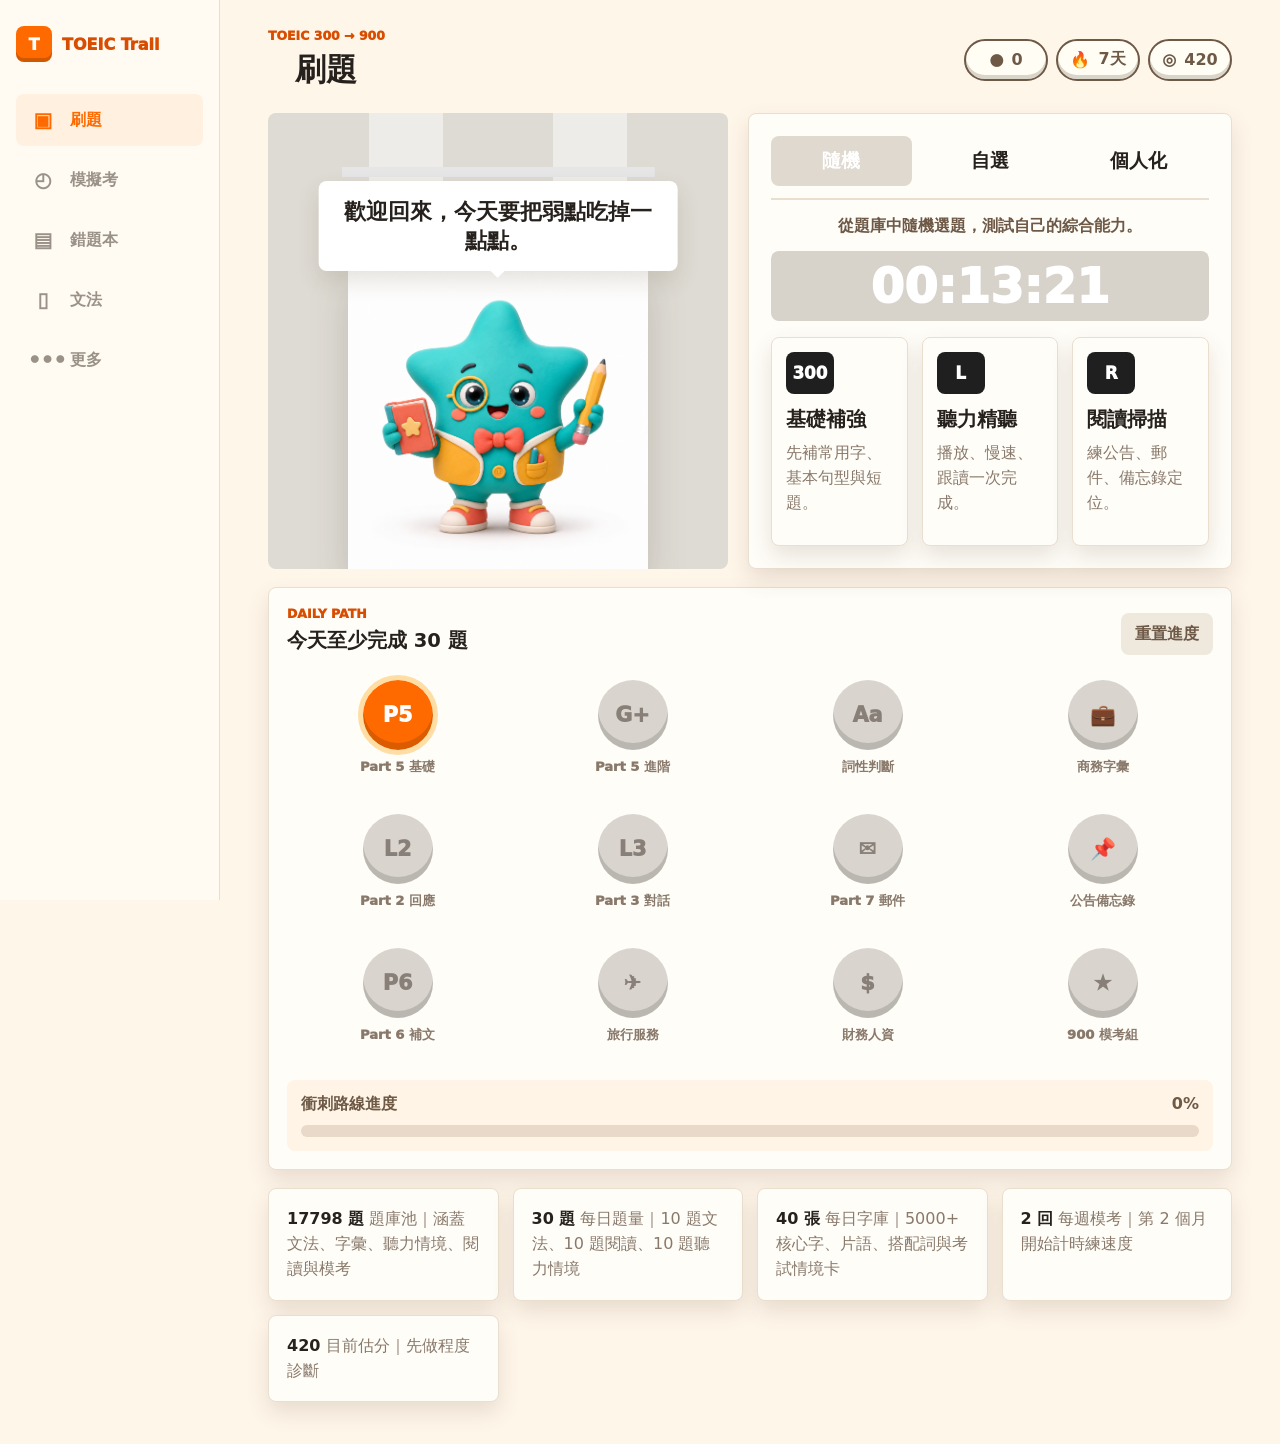
<file: index.html>
<!doctype html>
<html lang="zh-Hant">
  <head>
    <meta charset="utf-8">
    <meta name="viewport" content="width=device-width, initial-scale=1, viewport-fit=cover">
    <meta name="theme-color" content="#fff7ec">
    <meta name="apple-mobile-web-app-capable" content="yes">
    <meta name="apple-mobile-web-app-status-bar-style" content="default">
    <meta name="apple-mobile-web-app-title" content="TOEIC Trail">
    <meta name="description" content="個人用多益 300 到 900 衝刺 App，含刷題、模考、錯題本、文法路線、字庫與落點分析。">
    <title>TOEIC Trail</title>
    <link rel="manifest" href="manifest.webmanifest">
    <link rel="apple-touch-icon" href="assets/icon-192.png">
    <link rel="icon" href="assets/icon-192.png">
    <link rel="stylesheet" href="styles.css?v=mobile-suite1">
  </head>
  <body>
    <div class="app-shell">
      <aside class="rail" aria-label="主要導覽">
        <div class="brand">
          <span class="brand-mark">T</span>
          <span>TOEIC Trail</span>
        </div>
        <nav class="nav-list">
          <button class="nav-item active" data-view="drill" type="button" title="刷題">
            <span class="nav-icon">▣</span>
            <span>刷題</span>
          </button>
          <button class="nav-item" data-view="mock" type="button" title="模擬考">
            <span class="nav-icon">◴</span>
            <span>模擬考</span>
          </button>
          <button class="nav-item" data-view="mistakes" type="button" title="錯題本">
            <span class="nav-icon">▤</span>
            <span>錯題本</span>
          </button>
          <button class="nav-item" data-view="grammar" type="button" title="文法">
            <span class="nav-icon">▯</span>
            <span>文法</span>
          </button>
          <button class="nav-item" data-view="more" type="button" title="更多">
            <span class="nav-icon">•••</span>
            <span>更多</span>
          </button>
        </nav>
      </aside>

      <main class="main-area">
        <header class="topbar">
          <div>
            <p class="eyebrow">TOEIC 300 → 900</p>
            <h1 id="screenTitle">刷題</h1>
          </div>
          <div class="stats" aria-label="學習狀態">
            <div class="stat-pill"><span>●</span><strong id="xpValue">0</strong></div>
            <div class="stat-pill"><span>🔥</span><strong id="streakValue">1天</strong></div>
            <div class="stat-pill"><span>◎</span><strong id="heartValue">5</strong></div>
          </div>
        </header>

        <section class="install-card" id="installCard" hidden>
          <div>
            <strong>加到手機主畫面</strong>
            <p>安裝成 PWA 後就能像 App 一樣打開，學習進度會存在這台手機。</p>
          </div>
          <button class="primary-button" id="installButton" type="button">安裝</button>
        </section>

        <section class="content-view active" id="drillView">
          <section class="drill-hero">
            <div class="mascot-stage">
              <div class="speech-bubble">歡迎回來，今天要把弱點吃掉一點點。</div>
              <img src="assets/mascot.png" alt="TOEIC Trail 吉祥物" class="hero-mascot">
            </div>
            <div class="drill-card">
              <div class="mode-tabs" aria-label="題型模式">
                <button class="active" data-start-mode="speed" type="button">隨機</button>
                <button data-start-mode="custom" type="button">自選</button>
                <button data-start-mode="personalized" type="button">個人化</button>
              </div>
              <p id="dailyPrompt">從題庫中隨機選題，測試自己的綜合能力。</p>
              <div class="timer-box" id="dailyTimer">00:13:21</div>
              <div class="quick-grid">
                <article class="mode-card compact" data-start-mode="foundation">
                  <span class="mode-icon">300</span>
                  <h2>基礎補強</h2>
                  <p>先補常用字、基本句型與短題。</p>
                </article>
                <article class="mode-card compact" data-start-mode="listening-core">
                  <span class="mode-icon">L</span>
                  <h2>聽力精聽</h2>
                  <p>播放、慢速、跟讀一次完成。</p>
                </article>
                <article class="mode-card compact" data-start-mode="reading-core">
                  <span class="mode-icon">R</span>
                  <h2>閱讀掃描</h2>
                  <p>練公告、郵件、備忘錄定位。</p>
                </article>
              </div>
            </div>
          </section>

          <section class="lesson-path card-panel" aria-label="課程地圖">
            <div class="unit-header">
              <div>
                <p class="eyebrow">Daily Path</p>
                <h2>今天至少完成 30 題</h2>
              </div>
              <button class="ghost-button" id="resetButton" type="button">重置進度</button>
            </div>
            <div class="lesson-map" id="lessonMap"></div>
            <div class="progress-block">
              <div class="progress-row">
                <span>衝刺路線進度</span>
                <strong id="unitPercent">0%</strong>
              </div>
              <div class="progress-track"><span id="unitBar"></span></div>
            </div>
          </section>

          <section class="plan-strip" id="planStrip" aria-label="今日計畫"></section>
        </section>

        <section class="content-view" id="mockView">
          <section class="mock-hero">
            <div class="speech-bubble">我是考官，我來考考你。</div>
            <img src="assets/mascot.png" alt="模考教練" class="mock-mascot">
          </section>
          <div class="mock-grid" id="mockGrid"></div>
        </section>

        <section class="content-view" id="mistakesView">
          <div class="page-tools">
            <h2>錯題本</h2>
            <input class="search-input" id="mistakeSearch" type="search" placeholder="Search">
            <div class="chip-row" id="mistakeFilters" aria-label="錯題篩選">
              <button class="active" data-mistake-filter="all" type="button">全部</button>
              <button data-mistake-filter="Part 1" type="button">Part 1</button>
              <button data-mistake-filter="Part 2" type="button">Part 2</button>
              <button data-mistake-filter="Part 3" type="button">Part 3</button>
              <button data-mistake-filter="Part 4" type="button">Part 4</button>
              <button data-mistake-filter="Part 5" type="button">Part 5</button>
              <button data-mistake-filter="Part 6" type="button">Part 6</button>
              <button data-mistake-filter="Part 7" type="button">Part 7</button>
            </div>
            <div class="check-row">
              <label><input id="mistakeNewest" type="checkbox" checked> 由新到舊</label>
              <label><input id="mistakeOnlyWrong" type="checkbox" checked> 只看錯題</label>
              <label><input id="mistakeOnlyFav" type="checkbox"> 只看收藏</label>
            </div>
          </div>
          <div class="mistake-list" id="mistakeList"></div>
          <button class="floating-review" id="reviewMistakesButton" type="button">複習以上題目</button>
        </section>

        <section class="content-view" id="grammarView">
          <section class="grammar-hero">
            <img src="assets/mascot.png" alt="文法老師" class="grammar-mascot">
            <div class="speech-bubble">每堂課 5 題全對才算合格，文法慢慢補起來。</div>
          </section>
          <div class="grammar-panel">
            <div class="unit-header">
              <div>
                <p class="eyebrow">Grammar Roadmap</p>
                <h2>多益必考文法</h2>
              </div>
              <strong id="grammarPercent">0%</strong>
            </div>
            <div class="grammar-path" id="grammarPath"></div>
          </div>
        </section>

        <section class="content-view" id="moreView">
          <section class="profile-card">
            <img src="assets/mascot.png" alt="個人頭像" class="avatar">
            <div>
              <h2>中玄 吳</h2>
              <p>免費個人版 · 本機記憶</p>
            </div>
          </section>

          <section class="analysis-card wide">
            <div class="unit-header">
              <div>
                <h2>落點分析</h2>
                <p>再完成 <strong id="analysisUnlockCount">4</strong> 回練習解鎖更完整分析。</p>
              </div>
            </div>
            <div class="score-ring">
              <span id="scoreRingText">資訊不足</span>
            </div>
            <div class="target-form">
              <label>填寫目標分數 <input id="targetScoreInput" type="number" min="300" max="990" step="5" placeholder="900"></label>
              <label>填寫考試日期 <input id="examDateInput" type="date"></label>
              <button class="primary-button" id="saveProfileButton" type="button">儲存目標</button>
            </div>
          </section>

          <section class="analytics-panel" id="analyticsPanel"></section>
          <section class="study-plan" id="studyPlan"></section>
          <section class="roadmap-panel">
            <div class="unit-header">
              <div>
                <p class="eyebrow">300 → 900</p>
                <h2>分數成長路線</h2>
              </div>
            </div>
            <div class="roadmap-grid" id="roadmapGrid"></div>
          </section>
          <section class="book-mode">
            <div class="unit-header">
              <div>
                <p class="eyebrow">Original Content</p>
                <h2>完整練習庫</h2>
              </div>
            </div>
            <div class="book-grid" id="bookGrid"></div>
          </section>
          <section class="word-section">
            <div class="word-toolbar">
              <h2>多益 5000+ 字庫</h2>
              <input class="word-search" id="wordSearch" type="search" placeholder="搜尋單字或中文">
              <div class="segmented" role="tablist" aria-label="單字分類">
                <button class="active" data-filter="all" type="button">全部</button>
                <button data-filter="foundation" type="button">基礎</button>
                <button data-filter="business" type="button">商務</button>
                <button data-filter="office" type="button">職場</button>
                <button data-filter="travel" type="button">旅遊</button>
                <button data-filter="finance" type="button">財務</button>
                <button data-filter="hr" type="button">人資</button>
                <button data-filter="logistics" type="button">物流</button>
              </div>
            </div>
            <p class="word-count" id="wordCount"></p>
            <div class="word-list" id="wordList"></div>
          </section>
          <section class="achievement-layout">
            <section class="achievement-summary">
              <p class="eyebrow">Score Card</p>
              <h2>你的多益儀表板</h2>
              <p>資料只存在這台手機/瀏覽器，不會上傳。</p>
              <div class="level-box">
                <span>Band</span>
                <strong id="levelValue">1</strong>
              </div>
            </section>
            <section class="badges" id="badges"></section>
          </section>
          <section class="import-panel" aria-label="私人教材匯入">
            <div>
              <p class="eyebrow">Private Import</p>
              <h2>匯入你自己整理的合法內容</h2>
              <p>支援 CSV 字卡與題目，僅儲存在本機瀏覽器。</p>
            </div>
            <div class="import-actions">
              <label class="file-button" for="privateImportFile">匯入 CSV</label>
              <input id="privateImportFile" type="file" accept=".csv,text/csv">
              <button class="ghost-button" id="clearPrivateContent" type="button">清除匯入內容</button>
            </div>
            <p class="word-count" id="importStatus"></p>
          </section>
        </section>
      </main>
    </div>

    <div class="lesson-modal" id="lessonModal" aria-hidden="true">
      <div class="modal-card" role="dialog" aria-modal="true" aria-labelledby="lessonTitle">
        <header class="modal-header">
          <div>
            <p class="eyebrow" id="questionMeta">Question</p>
            <h2 id="lessonTitle">練習</h2>
          </div>
          <button class="icon-button" id="closeLesson" type="button" aria-label="關閉">×</button>
        </header>
        <div class="question-panel">
          <div class="prompt-card">
            <span class="prompt-type" id="promptType">Part 5</span>
            <p id="questionPrompt">Question</p>
            <div class="prompt-actions" id="promptActions"></div>
          </div>
          <div class="answer-area" id="answerArea"></div>
        </div>
        <footer class="feedback-bar" id="feedbackBar">
          <p id="feedbackText">選擇或輸入答案後檢查。</p>
          <button class="primary-button" id="checkButton" type="button">檢查</button>
        </footer>
      </div>
    </div>

    <script src="app.js?v=mobile-suite1"></script>
  </body>
</html>
</file>
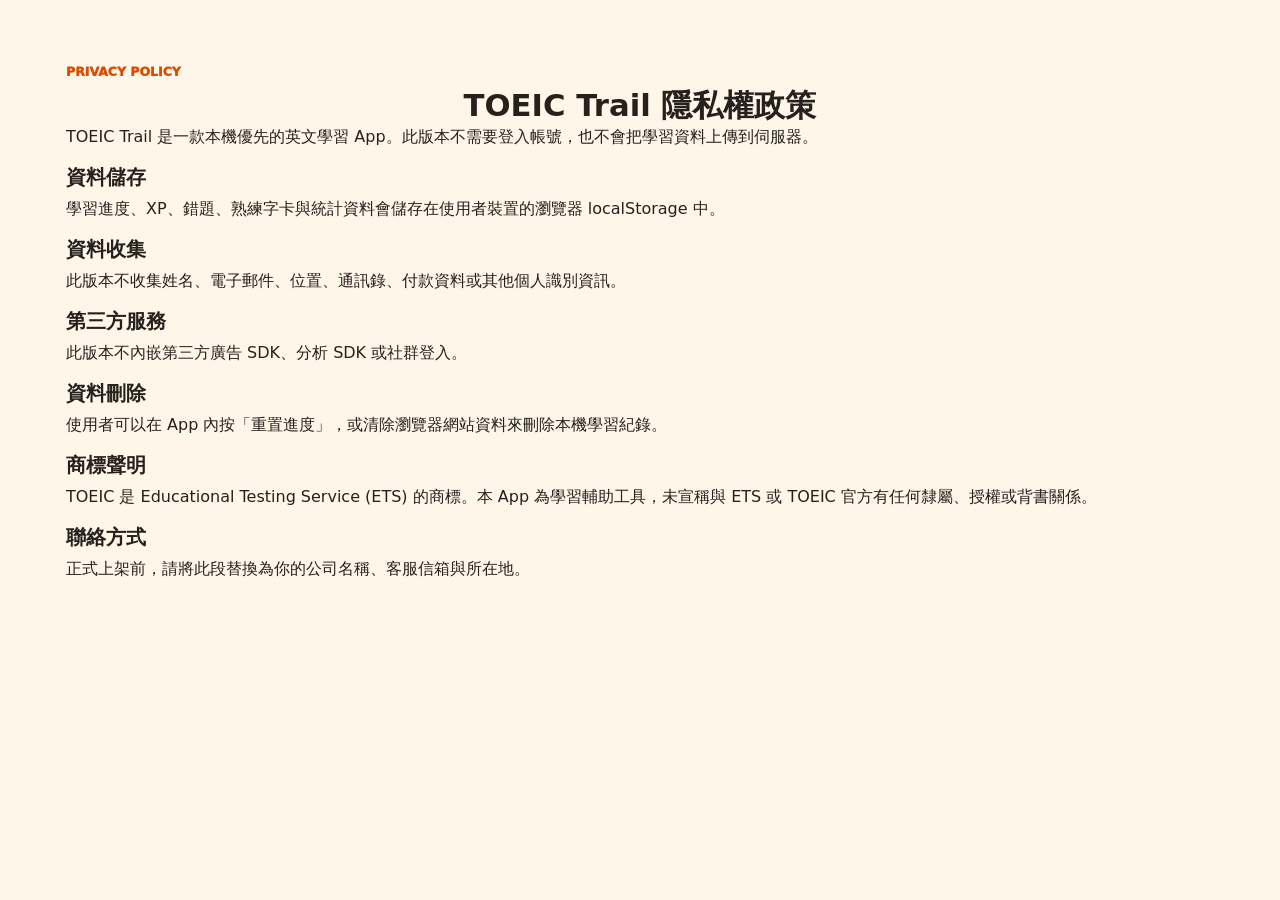
<file: privacy.html>
<!doctype html>
<html lang="zh-Hant">
  <head>
    <meta charset="utf-8">
    <meta name="viewport" content="width=device-width, initial-scale=1">
    <title>TOEIC Trail 隱私權政策</title>
    <link rel="stylesheet" href="styles.css?v=listen2">
  </head>
  <body>
    <main class="main-area">
      <section class="lesson-path">
        <p class="eyebrow">Privacy Policy</p>
        <h1>TOEIC Trail 隱私權政策</h1>
        <p>TOEIC Trail 是一款本機優先的英文學習 App。此版本不需要登入帳號，也不會把學習資料上傳到伺服器。</p>
        <h2>資料儲存</h2>
        <p>學習進度、XP、錯題、熟練字卡與統計資料會儲存在使用者裝置的瀏覽器 localStorage 中。</p>
        <h2>資料收集</h2>
        <p>此版本不收集姓名、電子郵件、位置、通訊錄、付款資料或其他個人識別資訊。</p>
        <h2>第三方服務</h2>
        <p>此版本不內嵌第三方廣告 SDK、分析 SDK 或社群登入。</p>
        <h2>資料刪除</h2>
        <p>使用者可以在 App 內按「重置進度」，或清除瀏覽器網站資料來刪除本機學習紀錄。</p>
        <h2>商標聲明</h2>
        <p>TOEIC 是 Educational Testing Service (ETS) 的商標。本 App 為學習輔助工具，未宣稱與 ETS 或 TOEIC 官方有任何隸屬、授權或背書關係。</p>
        <h2>聯絡方式</h2>
        <p>正式上架前，請將此段替換為你的公司名稱、客服信箱與所在地。</p>
      </section>
    </main>
  </body>
</html>
</file>
<file: styles.css>
:root {
  --bg: #fff6ea;
  --panel: #fffdf8;
  --ink: #26211d;
  --muted: #89796b;
  --line: #eadfce;
  --orange: #ff6a00;
  --orange-dark: #d94d00;
  --blue: #0876d8;
  --sky: #dff2ff;
  --pink: #ffd8d3;
  --green: #3e8f7e;
  --brown: #6e5947;
  --shadow: 0 10px 22px rgba(84, 63, 37, 0.14);
}

* {
  box-sizing: border-box;
}

html {
  background: var(--bg);
}

body {
  margin: 0;
  min-height: 100vh;
  background: var(--bg);
  color: var(--ink);
  font-family: ui-rounded, "SF Pro Rounded", "Noto Sans TC", system-ui, -apple-system, BlinkMacSystemFont, "Segoe UI", sans-serif;
  -webkit-tap-highlight-color: transparent;
}

button,
input {
  font: inherit;
}

button {
  cursor: pointer;
}

.app-shell {
  display: grid;
  grid-template-columns: 220px minmax(0, 1fr);
  min-height: 100vh;
}

.rail {
  position: sticky;
  top: 0;
  height: 100vh;
  padding: 22px 16px;
  background: #fffaf2;
  border-right: 1px solid var(--line);
  z-index: 10;
}

.brand {
  display: flex;
  align-items: center;
  gap: 10px;
  min-height: 44px;
  color: var(--orange-dark);
  font-weight: 1000;
}

.brand-mark {
  display: grid;
  place-items: center;
  width: 36px;
  height: 36px;
  border-radius: 8px;
  background: var(--orange);
  color: #fff;
  box-shadow: inset 0 -4px 0 rgba(0, 0, 0, 0.18);
}

.nav-list {
  display: grid;
  gap: 8px;
  margin-top: 28px;
}

.nav-item {
  display: flex;
  align-items: center;
  gap: 12px;
  min-height: 52px;
  width: 100%;
  padding: 0 12px;
  border: 0;
  border-radius: 8px;
  background: transparent;
  color: #9a9288;
  font-weight: 950;
}

.nav-item.active {
  background: #fff0df;
  color: var(--orange);
}

.nav-icon {
  display: grid;
  place-items: center;
  width: 30px;
  height: 30px;
  color: inherit;
  font-size: 1.25rem;
  font-weight: 1000;
}

.main-area {
  padding: 28px clamp(18px, 4vw, 48px) 42px;
}

.topbar {
  display: flex;
  align-items: center;
  justify-content: space-between;
  gap: 16px;
  margin-bottom: 22px;
}

.eyebrow {
  margin: 0 0 6px;
  color: var(--orange-dark);
  font-size: 0.78rem;
  font-weight: 1000;
  letter-spacing: 0;
  text-transform: uppercase;
}

h1,
h2,
h3,
p {
  margin-top: 0;
}

h1 {
  margin-bottom: 0;
  font-size: clamp(1.65rem, 2.4vw, 2.35rem);
  text-align: center;
}

h2 {
  margin-bottom: 8px;
  font-size: 1.22rem;
}

.stats {
  display: flex;
  gap: 8px;
  flex-wrap: wrap;
  justify-content: flex-end;
}

.stat-pill {
  display: inline-flex;
  align-items: center;
  justify-content: center;
  gap: 8px;
  min-width: 84px;
  min-height: 42px;
  padding: 0 12px;
  border: 2px solid var(--brown);
  border-radius: 999px;
  background: #fffdf4;
  color: var(--brown);
  font-weight: 1000;
  box-shadow: inset 0 -4px 0 rgba(73, 53, 33, 0.2);
}

.install-card,
.card-panel,
.drill-card,
.grammar-panel,
.profile-card,
.analysis-card.wide,
.import-panel,
.achievement-summary {
  border: 1px solid var(--line);
  border-radius: 8px;
  background: var(--panel);
  box-shadow: var(--shadow);
}

.install-card {
  display: flex;
  align-items: center;
  justify-content: space-between;
  gap: 16px;
  margin-bottom: 18px;
  padding: 16px;
}

.install-card[hidden] {
  display: none;
}

.install-card p,
.mode-card p,
.analysis-card span,
.plan-card span,
.word-card p,
.badge-card p,
.import-panel p,
.profile-card p,
.mock-card p,
.grammar-item p,
.roadmap-card span,
.book-card p,
.achievement-summary p {
  color: var(--muted);
  line-height: 1.55;
}

.content-view {
  display: none;
}

.content-view.active {
  display: block;
}

.drill-hero {
  display: grid;
  grid-template-columns: minmax(260px, 0.95fr) minmax(300px, 1fr);
  gap: 20px;
  align-items: stretch;
}

.mascot-stage,
.mock-hero,
.grammar-hero {
  position: relative;
  display: grid;
  place-items: center;
  min-height: 360px;
  overflow: hidden;
  border-radius: 8px;
  background:
    linear-gradient(#e6e6e6 0 0) center 54px / 68% 10px no-repeat,
    linear-gradient(90deg, transparent 22%, rgba(255,255,255,.48) 22% 38%, transparent 38% 62%, rgba(255,255,255,.48) 62% 78%, transparent 78%) top / 100% 210px no-repeat,
    #dedbd4;
}

.mock-hero,
.grammar-hero {
  min-height: 300px;
  margin-bottom: 18px;
  background:
    linear-gradient(#6a5142 0 0) center 116px / 100% 12px no-repeat,
    linear-gradient(135deg, #2c706c, #183f3f);
}

.grammar-hero {
  background:
    linear-gradient(#a96a43 0 0) center bottom / 100% 78px no-repeat,
    linear-gradient(135deg, #2d7a72, #b6d9cd);
}

.speech-bubble {
  position: absolute;
  top: 68px;
  left: 50%;
  z-index: 1;
  width: min(78%, 380px);
  transform: translateX(-50%);
  padding: 16px 18px;
  border-radius: 8px;
  background: #fff;
  color: var(--ink);
  font-size: clamp(1.05rem, 2vw, 1.35rem);
  font-weight: 1000;
  text-align: center;
  box-shadow: var(--shadow);
}

.speech-bubble::after {
  content: "";
  position: absolute;
  left: 50%;
  bottom: -16px;
  transform: translateX(-50%);
  border: 9px solid transparent;
  border-top-color: #fff;
}

.hero-mascot,
.mock-mascot,
.grammar-mascot {
  align-self: end;
  width: min(72%, 330px);
  max-height: 300px;
  object-fit: contain;
  filter: drop-shadow(0 16px 18px rgba(60, 42, 20, .18));
}

.mock-mascot,
.grammar-mascot {
  width: min(54%, 320px);
}

.drill-card {
  align-self: end;
  padding: 22px;
}

.mode-tabs {
  display: grid;
  grid-template-columns: repeat(3, 1fr);
  gap: 8px;
  align-items: center;
  margin-bottom: 16px;
  padding-bottom: 12px;
  border-bottom: 2px solid var(--line);
}

.mode-tabs button {
  min-height: 50px;
  border: 0;
  border-radius: 8px;
  background: transparent;
  color: var(--ink);
  font-size: 1.2rem;
  font-weight: 1000;
}

.mode-tabs button.active {
  background: #dfd9d0;
  color: #fff;
}

#dailyPrompt {
  margin-bottom: 14px;
  color: var(--brown);
  font-weight: 950;
  text-align: center;
}

.timer-box {
  display: grid;
  place-items: center;
  min-height: 70px;
  margin-bottom: 16px;
  border-radius: 8px;
  background: #d7d2ca;
  color: #fff;
  font-size: clamp(2rem, 6vw, 3rem);
  font-weight: 1000;
}

.quick-grid,
.practice-grid,
.plan-strip,
.roadmap-grid,
.book-grid,
.analytics-panel,
.study-plan,
.mock-grid {
  display: grid;
  gap: 14px;
}

.quick-grid {
  grid-template-columns: repeat(3, minmax(0, 1fr));
}

.lesson-path {
  margin-top: 18px;
  padding: 18px;
}

.unit-header,
.word-toolbar,
.page-tools {
  display: flex;
  align-items: center;
  justify-content: space-between;
  gap: 14px;
  flex-wrap: wrap;
  margin-bottom: 18px;
}

.ghost-button,
.primary-button,
.mode-card button,
.book-card button,
.file-button {
  min-height: 42px;
  padding: 0 14px;
  border: 0;
  border-radius: 8px;
  font-weight: 1000;
}

.ghost-button {
  background: #efe8dd;
  color: var(--brown);
}

.primary-button,
.mode-card button,
.book-card button,
.file-button {
  background: var(--orange);
  color: #fff;
  box-shadow: inset 0 -4px 0 rgba(120, 49, 0, 0.24);
}

.lesson-map {
  display: grid;
  grid-template-columns: repeat(4, minmax(74px, 1fr));
  gap: 20px 14px;
}

.lesson-node {
  display: grid;
  justify-items: center;
  gap: 8px;
}

.node-button {
  width: 70px;
  height: 70px;
  border: 0;
  border-radius: 50%;
  background: #d9d5ce;
  color: #888078;
  font-size: 1.3rem;
  font-weight: 1000;
  box-shadow: inset 0 -7px 0 rgba(0, 0, 0, 0.14);
}

.lesson-node.unlocked .node-button {
  background: var(--orange);
  color: #fff;
}

.lesson-node.complete .node-button {
  background: #36a66f;
  color: #fff;
}

.lesson-node.current .node-button {
  outline: 5px solid rgba(255, 185, 65, 0.45);
}

.node-label {
  min-height: 36px;
  color: var(--muted);
  font-size: 0.82rem;
  font-weight: 950;
  text-align: center;
}

.progress-block {
  margin-top: 18px;
  padding: 14px;
  border-radius: 8px;
  background: #fff4e5;
}

.progress-row {
  display: flex;
  justify-content: space-between;
  margin-bottom: 10px;
  color: var(--brown);
  font-weight: 950;
}

.progress-track {
  height: 12px;
  overflow: hidden;
  border-radius: 999px;
  background: #e8d9c8;
}

.progress-track span {
  display: block;
  width: 0%;
  height: 100%;
  background: linear-gradient(90deg, var(--orange), #ffd15a);
  transition: width 220ms ease;
}

.plan-strip,
.roadmap-grid {
  grid-template-columns: repeat(4, minmax(0, 1fr));
  margin-top: 18px;
}

.book-grid {
  grid-template-columns: repeat(3, minmax(0, 1fr));
}

.analytics-panel,
.study-plan {
  grid-template-columns: repeat(4, minmax(0, 1fr));
  margin-top: 16px;
}

.study-plan {
  grid-template-columns: repeat(2, minmax(0, 1fr));
}

.mode-card,
.mock-card,
.mistake-card,
.grammar-item,
.word-card,
.badge-card,
.roadmap-card,
.book-card,
.plan-card,
.analysis-card {
  padding: 18px;
  border: 1px solid var(--line);
  border-radius: 8px;
  background: #fffdf8;
  box-shadow: var(--shadow);
}

.mode-card {
  min-height: 160px;
}

.mode-card.compact {
  min-height: 0;
  padding: 14px;
}

.mode-icon {
  display: grid;
  place-items: center;
  width: 48px;
  height: 42px;
  margin-bottom: 12px;
  border-radius: 8px;
  background: #1f1f1f;
  color: #fff;
  font-size: 1.05rem;
  font-weight: 1000;
}

.mock-grid {
  grid-template-columns: repeat(3, minmax(0, 1fr));
}

.mock-card {
  position: relative;
  min-height: 156px;
  background: #f1fbff;
}

.mock-card::after {
  content: "♛";
  position: absolute;
  top: -8px;
  right: -8px;
  display: grid;
  place-items: center;
  width: 48px;
  height: 48px;
  border-radius: 50%;
  background: #fff6d5;
  color: #f0a400;
}

.mock-card strong {
  display: inline-flex;
  align-items: center;
  min-height: 36px;
  padding: 0 12px;
  border: 2px solid #73b9e9;
  border-radius: 8px;
  color: #57a9e8;
  font-size: 1.1rem;
}

.mock-score-line {
  display: grid;
  grid-template-columns: auto 1fr;
  gap: 6px 12px;
  margin: 14px 0;
  color: #676360;
  font-weight: 1000;
}

.mock-card button,
.mistake-card button,
.grammar-item button,
.floating-review {
  min-height: 42px;
  padding: 0 14px;
  border: 0;
  border-radius: 8px;
  background: var(--blue);
  color: #fff;
  font-weight: 1000;
  box-shadow: inset 0 -4px 0 rgba(0, 58, 124, .24);
}

.page-tools {
  align-items: stretch;
}

.page-tools h2 {
  width: 100%;
  text-align: center;
  font-size: 1.65rem;
}

.search-input,
.word-search,
.target-form input {
  min-height: 46px;
  padding: 0 14px;
  border: 0;
  border-radius: 8px;
  background: #ebe4dc;
  color: var(--ink);
  font-size: 16px;
  font-weight: 900;
}

.search-input {
  width: 100%;
}

.chip-row,
.segmented,
.check-row {
  display: flex;
  gap: 8px;
  flex-wrap: wrap;
  align-items: center;
}

.chip-row button,
.segmented button {
  min-height: 40px;
  padding: 0 16px;
  border: 0;
  border-radius: 8px;
  background: #e5e3e0;
  color: #77716d;
  font-weight: 1000;
}

.chip-row button.active,
.segmented button.active {
  background: #1f1f1f;
  color: #fff;
}

.check-row label {
  display: inline-flex;
  align-items: center;
  gap: 6px;
  color: var(--muted);
  font-weight: 950;
}

.check-row input {
  width: 22px;
  height: 22px;
  accent-color: var(--brown);
}

.mistake-list {
  display: grid;
  gap: 14px;
  padding-bottom: 78px;
}

.mistake-card {
  overflow: hidden;
  padding: 0;
}

.mistake-card header {
  display: flex;
  align-items: center;
  justify-content: space-between;
  gap: 12px;
  padding: 14px 16px;
  background: var(--pink);
}

.mistake-card header strong {
  display: flex;
  align-items: center;
  gap: 10px;
}

.part-label {
  display: inline-flex;
  align-items: center;
  min-height: 34px;
  padding: 0 10px;
  border-radius: 8px;
  background: #202020;
  color: #fff;
  font-size: .9rem;
}

.star-button {
  border: 0;
  background: transparent;
  color: #202020;
  font-size: 1.55rem;
  box-shadow: none;
}

.mistake-body {
  padding: 16px;
}

.floating-review {
  position: sticky;
  left: 50%;
  bottom: 18px;
  transform: translateX(-50%);
  z-index: 5;
  display: block;
  width: fit-content;
  border-radius: 999px;
  padding: 0 28px;
}

.grammar-panel {
  padding: 18px;
}

.grammar-path {
  position: relative;
  display: grid;
  gap: 16px;
  padding-left: 34px;
}

.grammar-path::before {
  content: "";
  position: absolute;
  left: 15px;
  top: 12px;
  bottom: 12px;
  width: 3px;
  border-left: 3px dashed #d7cec2;
}

.grammar-item {
  position: relative;
  display: grid;
  gap: 8px;
}

.grammar-item::before {
  content: "✓";
  position: absolute;
  left: -44px;
  top: 18px;
  display: grid;
  place-items: center;
  width: 32px;
  height: 32px;
  border-radius: 50%;
  background: #a1978e;
  color: #fff;
  font-weight: 1000;
}

.grammar-item.locked {
  opacity: .5;
}

.grammar-item.done::before {
  background: #36a66f;
}

.grammar-item.locked::before {
  content: "🔒";
  background: #ddd6ce;
}

.profile-card {
  display: flex;
  align-items: center;
  gap: 16px;
  padding: 18px;
  margin-bottom: 18px;
}

.avatar {
  width: 84px;
  height: 84px;
  border-radius: 50%;
  object-fit: cover;
  background: var(--sky);
}

.analysis-card.wide {
  padding: 18px;
}

.score-ring {
  display: grid;
  place-items: center;
  width: min(280px, 72vw);
  aspect-ratio: 1;
  margin: 16px auto 22px;
  border: 36px solid #f1efec;
  border-radius: 50%;
  color: var(--ink);
  font-size: 1.3rem;
  font-weight: 1000;
}

.target-form {
  display: grid;
  grid-template-columns: repeat(3, minmax(0, 1fr));
  gap: 12px;
  align-items: end;
}

.target-form label {
  display: grid;
  gap: 6px;
  color: var(--ink);
  font-weight: 1000;
}

.roadmap-panel,
.book-mode,
.word-section,
.achievement-layout,
.import-panel {
  margin-top: 18px;
}

.word-toolbar {
  align-items: stretch;
}

.word-search {
  width: min(320px, 100%);
}

.word-count {
  color: var(--muted);
  font-weight: 900;
}

.word-list,
.badges {
  display: grid;
  grid-template-columns: repeat(3, minmax(0, 1fr));
  gap: 14px;
}

.word-card {
  display: grid;
  gap: 6px;
}

.word-card strong {
  font-size: 1.1rem;
}

.word-card button {
  width: fit-content;
  min-height: 34px;
  padding: 0 10px;
  border: 0;
  border-radius: 8px;
  background: #fff0df;
  color: var(--orange-dark);
  font-weight: 1000;
}

.word-tag {
  width: fit-content;
  padding: 4px 8px;
  border-radius: 999px;
  background: #fff4d8;
  color: #8a5c00;
  font-size: .78rem;
  font-weight: 1000;
}

.roadmap-card {
  display: grid;
  gap: 8px;
  border-left: 5px solid var(--orange);
}

.roadmap-card em {
  color: var(--orange-dark);
  font-style: normal;
  font-weight: 1000;
}

.book-card {
  display: grid;
  gap: 10px;
}

.book-cover {
  display: grid;
  place-items: center;
  min-height: 100px;
  border-radius: 8px;
  background: linear-gradient(135deg, #ffb34b, #ff6a00);
  color: #fff;
  font-weight: 1000;
  text-align: center;
}

.book-card.listening .book-cover {
  background: linear-gradient(135deg, #eb4774, #8d1e43);
}

.book-card.reading .book-cover {
  background: linear-gradient(135deg, #4aa5ff, #084e9b);
}

.achievement-layout {
  display: grid;
  grid-template-columns: 1fr 2fr;
  gap: 14px;
}

.achievement-summary {
  padding: 18px;
}

.level-box {
  display: grid;
  place-items: center;
  width: 112px;
  height: 112px;
  border-radius: 50%;
  background: #fff0df;
  color: var(--orange-dark);
}

.level-box span {
  font-size: .82rem;
  font-weight: 1000;
}

.level-box strong {
  font-size: 2.4rem;
}

.badge-card.locked {
  opacity: .52;
}

.import-panel {
  display: grid;
  grid-template-columns: minmax(0, 1fr) auto;
  gap: 16px;
  align-items: center;
  padding: 18px;
}

.import-actions {
  display: flex;
  justify-content: flex-end;
  gap: 10px;
  flex-wrap: wrap;
}

.import-actions input[type="file"] {
  position: absolute;
  width: 1px;
  height: 1px;
  overflow: hidden;
  clip: rect(0, 0, 0, 0);
}

.lesson-modal {
  position: fixed;
  inset: 0;
  z-index: 30;
  display: none;
  place-items: center;
  padding: 18px;
  background: rgba(44, 32, 22, .55);
}

.lesson-modal.open {
  display: grid;
}

.modal-card {
  display: grid;
  grid-template-rows: auto 1fr auto;
  width: min(720px, 100%);
  min-height: 520px;
  max-height: min(840px, 92vh);
  overflow: hidden;
  border-radius: 8px;
  background: #fffdf8;
  box-shadow: 0 28px 80px rgba(0, 0, 0, .28);
}

.modal-header,
.feedback-bar {
  display: flex;
  align-items: center;
  justify-content: space-between;
  gap: 14px;
  padding: 18px 20px;
  border-bottom: 1px solid var(--line);
}

.icon-button {
  display: grid;
  place-items: center;
  width: 42px;
  height: 42px;
  border: 0;
  border-radius: 50%;
  background: #efe8dd;
  color: var(--brown);
  font-size: 1.35rem;
  font-weight: 1000;
}

.question-panel {
  display: grid;
  gap: 18px;
  align-content: start;
  padding: 20px;
  overflow: auto;
}

.prompt-card {
  padding: 20px;
  border: 1px solid var(--line);
  border-radius: 8px;
  background: #fff7ec;
}

.prompt-type {
  display: inline-flex;
  margin-bottom: 12px;
  color: var(--blue);
  font-weight: 1000;
}

.prompt-card p {
  margin-bottom: 0;
  font-size: clamp(1.12rem, 3vw, 1.35rem);
  font-weight: 1000;
}

.prompt-actions {
  display: flex;
  flex-wrap: wrap;
  gap: 8px;
  margin-top: 16px;
}

.prompt-actions button {
  min-height: 36px;
  padding: 0 10px;
  border: 0;
  border-radius: 8px;
  background: #e8f4ff;
  color: var(--blue);
  font-weight: 1000;
}

.answer-area {
  display: grid;
  gap: 10px;
}

.choice-button {
  min-height: 56px;
  padding: 12px 14px;
  border: 2px solid var(--line);
  border-radius: 8px;
  background: #fff;
  color: var(--ink);
  font-weight: 900;
  text-align: left;
}

.choice-button.selected {
  border-color: var(--blue);
  background: #e8f4ff;
}

.choice-button.correct {
  border-color: #36a66f;
  background: #e9f8ef;
}

.choice-button.wrong {
  border-color: #e15a4c;
  background: #fff0ef;
}

.type-input {
  width: 100%;
  min-height: 54px;
  padding: 0 14px;
  border: 2px solid var(--line);
  border-radius: 8px;
  color: var(--ink);
  font-size: 16px;
  font-weight: 900;
}

.feedback-bar {
  border-top: 1px solid var(--line);
  border-bottom: 0;
}

.feedback-bar p {
  margin: 0;
  color: var(--muted);
  font-weight: 900;
}

.feedback-bar.success {
  background: #e9f8ef;
}

.feedback-bar.error {
  background: #fff0ef;
}

@media (max-width: 980px) {
  .app-shell {
    grid-template-columns: 1fr;
  }

  .rail {
    position: fixed;
    inset: auto 0 0;
    height: auto;
    padding: 6px 8px calc(6px + env(safe-area-inset-bottom));
    border-top: 1px solid var(--line);
    border-right: 0;
  }

  .brand {
    display: none;
  }

  .nav-list {
    grid-template-columns: repeat(5, 1fr);
    gap: 0;
    margin-top: 0;
  }

  .nav-item {
    display: grid;
    justify-items: center;
    gap: 3px;
    min-height: 62px;
    padding: 0 2px;
    border-radius: 8px;
    font-size: .78rem;
  }

  .nav-icon {
    width: 28px;
    height: 26px;
  }

  .main-area {
    padding: calc(16px + env(safe-area-inset-top)) 14px calc(92px + env(safe-area-inset-bottom));
  }

  .topbar {
    align-items: center;
  }

  .topbar .eyebrow {
    display: none;
  }

  .stats {
    display: none;
  }

  .drill-hero,
  .achievement-layout,
  .import-panel,
  .target-form {
    grid-template-columns: 1fr;
  }

  .mascot-stage {
    min-height: 420px;
  }

  .drill-card {
    margin-top: -58px;
    z-index: 2;
  }

  .quick-grid,
  .plan-strip,
  .roadmap-grid,
  .book-grid,
  .analytics-panel,
  .study-plan,
  .mock-grid,
  .word-list,
  .badges {
    grid-template-columns: 1fr;
  }

  .lesson-map {
    grid-template-columns: repeat(3, minmax(74px, 1fr));
  }

  .word-toolbar,
  .unit-header,
  .install-card,
  .modal-header,
  .feedback-bar {
    align-items: stretch;
    flex-direction: column;
  }

  .import-actions {
    justify-content: flex-start;
  }
}

@media (max-width: 520px) {
  h1 {
    width: 100%;
    font-size: 1.55rem;
  }

  .topbar {
    justify-content: center;
  }

  .mascot-stage {
    min-height: 500px;
  }

  .hero-mascot {
    width: min(92%, 360px);
  }

  .mock-mascot,
  .grammar-mascot {
    width: min(78%, 320px);
  }

  .speech-bubble {
    top: 92px;
    width: 74%;
  }

  .mode-tabs button {
    min-height: 46px;
    font-size: 1rem;
  }

  .lesson-map {
    grid-template-columns: repeat(2, minmax(74px, 1fr));
  }

  .score-ring {
    border-width: 28px;
  }

  .modal-card {
    min-height: 0;
  }
}
</file>
